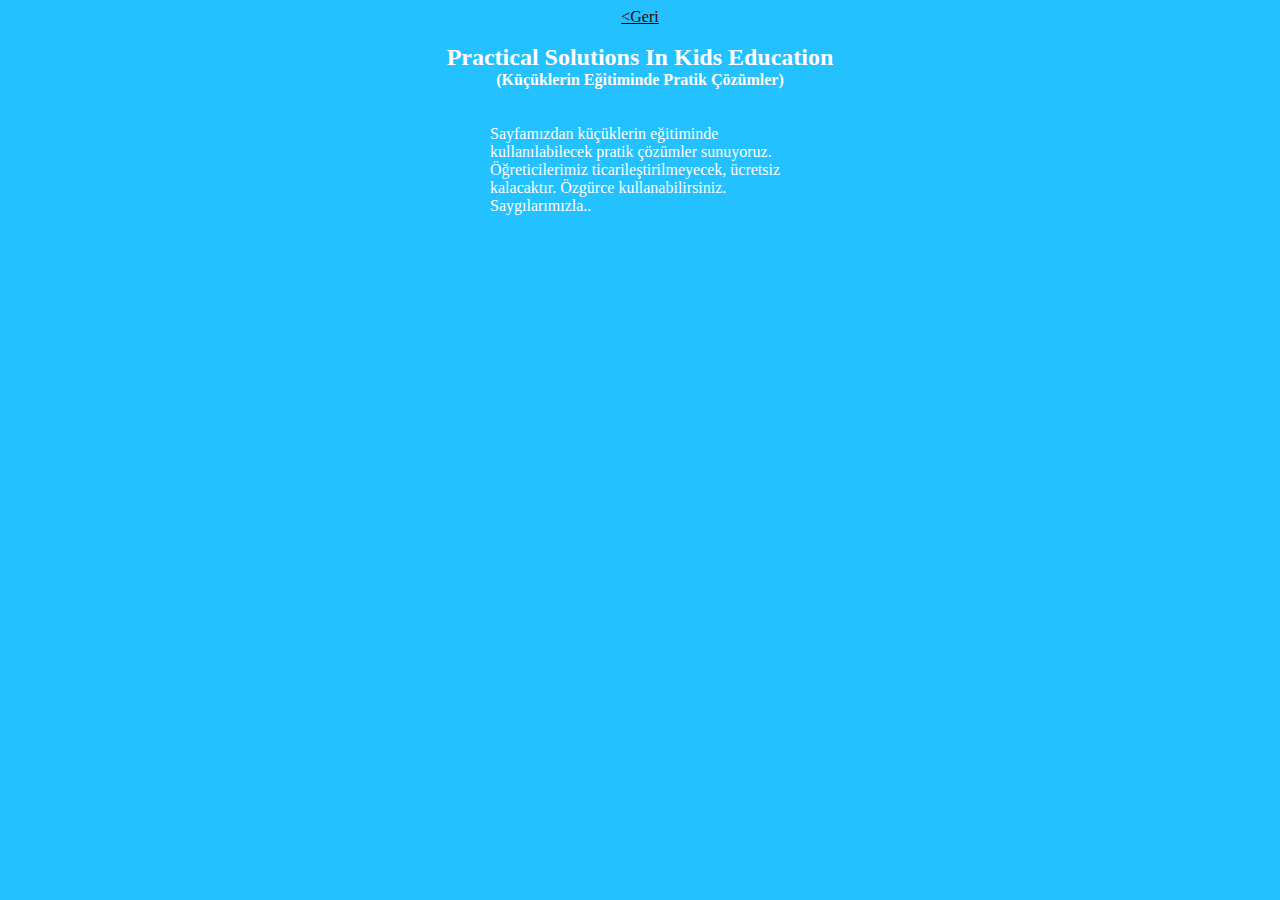
<file: about.html>
<!DOCTYPE html>
<html lang="tr" dir="ltr">

<head>
	<meta http-equiv="Content-Type" content="text/html;charset=utf-8">
	<meta name="viewport" content="width=device-width, initial-scale=1.0">
	<title>Practical Solutions In Kids Education</title>
	<style>
		body { background-color: #23c1ff; font-family: 'Roboto'; }
	</style>
      
</head>

<body>

    <div>
        <a href="javascript:window.history.back();" style="color:rgb(0, 0, 0);display:block;text-align:center;align-items:center;place-items:center"><font size="3" color="#330000">&lt;Geri</font></a>
        <br>
    </div>
    <div>
    <label style="color:white;display:block;font-family:'Segoe Script';text-align:center;align-items:center;place-items:center">
        <font size="5">
        <strong>Practical Solutions In Kids Education</strong>
        </font>
    </label>
    <label style="color:white;display:block;font-family: 'Segoe Script';text-align:center;align-items:center;place-items:center">
        <font size="3">
        <strong>&#40;Küçüklerin Eğitiminde Pratik Çözümler&#41;</strong>
        </font>
    </label>
    <br>
    <br>
    <label style="margin:auto;width:300px;color:white;display:block;text-align:left;align-items:center;place-items:center">
        <font size="3">
        Sayfamızdan küçüklerin eğitiminde kullanılabilecek pratik çözümler sunuyoruz. Öğreticilerimiz ticarileştirilmeyecek, ücretsiz kalacaktır.
        Özgürce kullanabilirsiniz. Saygılarımızla..
        </font>
    </label>
    </div>
</body>
</file>
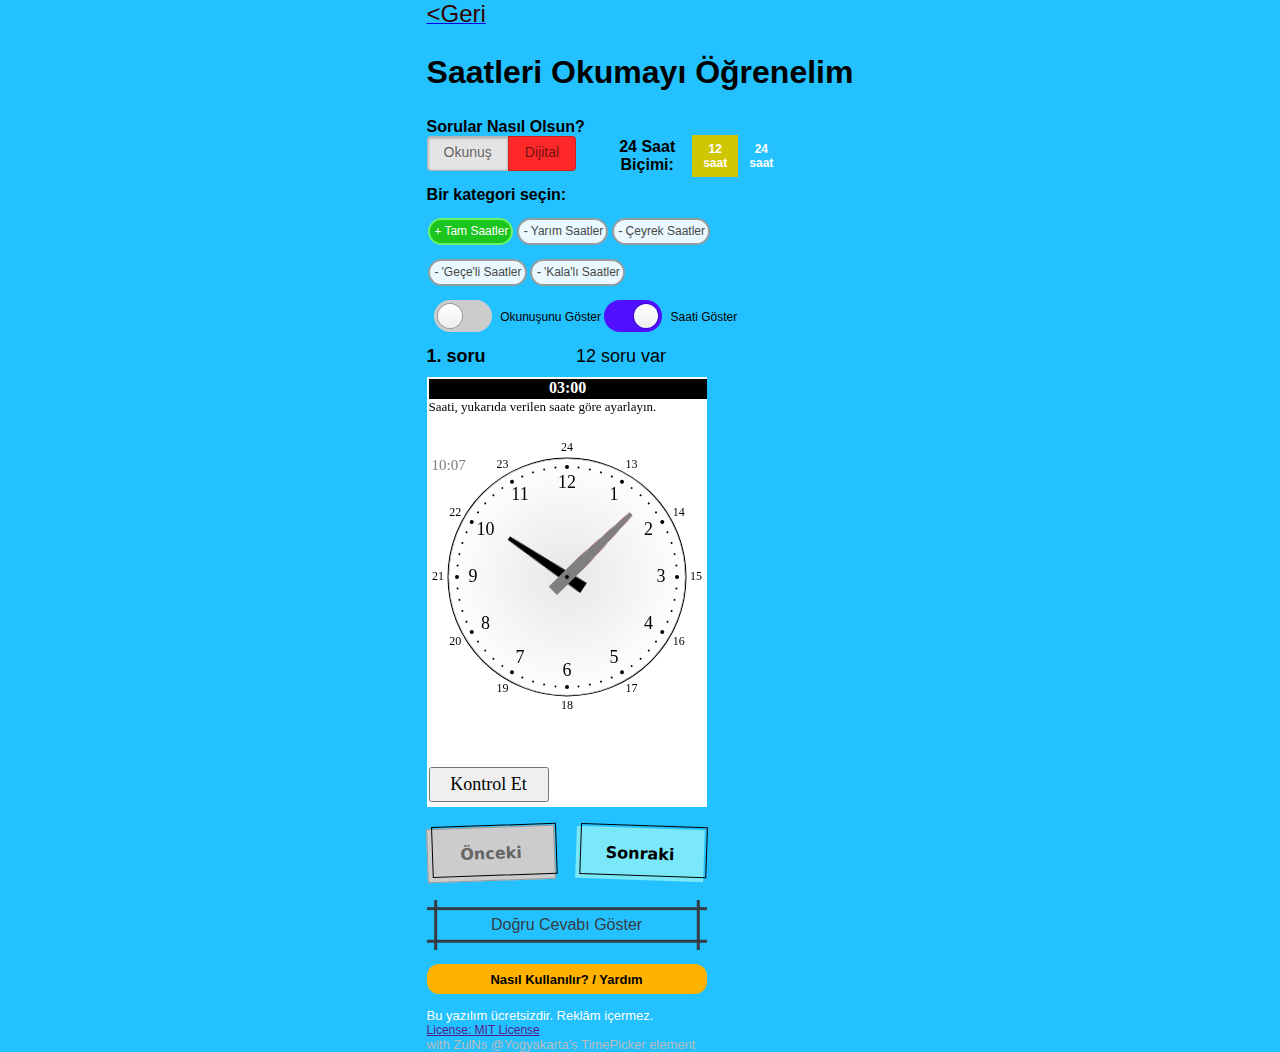
<file: mat_saat.html>
<!DOCTYPE HTML>
<html lang="en">
<head>
	<meta http-equiv="Content-Type" content="text/html;charset=utf-8">
	<meta name="viewport" content="width=device-width, initial-scale=1.0">
	<title>Saat Okuma Öğrenimi</title>
	<!-- Boşluk bırakmak için -->
	<!-- <link href="https://www.cssscript.com/wp-includes/css/sticky.css" rel="stylesheet" type="text/css"> -->
	<style>
		body { background-color: #fafafa; font-family: 'Roboto'; }
		/* .container { margin: 150px auto; max-width: 960px; max-height: 2000px} */
	</style>
      
</head>

<body onload="baslangictaCalis()">

	<div class="container">

		<div>
			<a href="javascript:window.history.back();"> <font size="5" color="#330000">&lt;Geri</font></a>
			<br>
			<p></p>
			<br>
			<label> <font size="6" color="#000000"> <strong> Saatleri Okumayı Öğrenelim </strong> </font> </label>
		</div>

		<div>
	
		<!-- Boşluk bırakmak için -->
		<label> <font size="2"> <strong>    </strong> </font> </label>
				 <label><p></p></label>
				 <label><p></p></label>
				 <label><p></p></label>
				 <label> <font size="3" color="#000000"> <strong> Sorular Nasıl Olsun? </strong> </font> </label>
			<div style="width:100%;">
				<div class="switch-field" style="width:40%; height:35px; float: left;">
				
					 <input type="radio" id="radio-one" name="OkunusmuDijitalmi" value="yes" onclick="SoruyuSaateYukle('')"/>
					 <label for="radio-one">Okunuş</label>
					 <input type="radio" id="radio-two"  name="OkunusmuDijitalmi" value="no" onclick="SoruyuSaateYukle('')" checked/>
					 <label for="radio-two">Dijital</label>
	
				 </div>
				<div style="height:35px;margin-left:1%;width: 100%;">

					<label class="swYesNo switch-3 switch-candy" style="display:flex;text-align:center;align-items:center;height:40px;width:45%;"><font size="3"><strong>24 Saat Biçimi:</strong></font>
     
						<input id="idSWYesNo12sa" style="width:15%;" onclick="saatiYenile('')" checked name="nameRd24ve12sa" class="green" type="radio"/>
						<label for="idSWYesNo12sa" class="green"><strong>12 saat</strong></label>
					  
						<input id="idSWYesNo24sa" style="width:15%;" onclick="saatiYenile('')" unchecked name="nameRd24ve12sa" class="red" type="radio"/>
						<label for="idSWYesNo24sa" class="red"><strong>24 saat</strong></label>
					  </label>
				</div>

			</div>
		</div>
		<!-- Boşluk bırakmak için -->
		<label> <font size="2"> <strong>    </strong> </font> </label>
					
		<div>
			<label> <font size="3" color="#000000"> <strong> Bir kategori seçin:</strong> </font> </label>
			<ul class="cbKategori">
				<li><input type="checkbox" id="cbBir" value="tam" onclick="kategoriTams()" checked><label for="cbBir">Tam Saatler</label></li>
				<li><input type="checkbox" id="cbIki" value="yarim" onclick="kategoriYarims()"><label for="cbIki">Yarım Saatler</label></li>
				<li><input type="checkbox" id="cbUc" value="ceyrek" onclick="kategoriCeyreks()"><label for="cbUc">Çeyrek Saatler</label></li>
				<p></p>
				<li><input type="checkbox" id="cbDort" value="gece" onclick="kategoriGeces()"><label for="cbDort">'Geçe'li Saatler</label></li>
				<li><input type="checkbox" id="cbBes" value="kala" onclick="kategoriKalas()"><label for="cbBes">'Kala'lı Saatler</label></li>
			</ul>
		</div>
		<!-- Boşluk bırakmak için -->
		<label> <font size="2"> <strong>    </strong> </font> </label>
		<div hidden>
			<!-- BU GİZLİ DIV DE, SAATİN KURULUMUNDAN ÖNCE ATANMASI GEREKEN AYARLAR BULUNUYOR -->
			<input type="checkbox" id="hour24" class="h24" checked/>
			<label for="hour24">24 saat</label>
	
			<input type="checkbox" id="kollarinDurumunuGoster" class="kolDurumunuGoster" checked/>
			<label for="kollarinDurumunuGoster">Dijital Saat</label>
	
			<input type="checkbox" id="DjCloTextMode" class="djcRM" checked/>
			<label for="DjCloTextMode">Okunuş Modu</label>
	
			<input type="checkbox" id="dilID" class="dilEng" unchecked/>
			<label for="dilEng">English</label>
	
			<input type="checkbox" id="idDogruCevabiGostermeIzni" class="clDogruCevabiGostermeIzni" unchecked/>
			<label for="idDogruCevabiGostermeIzni">Doğru Cevabı Gösterme İzni</label>
		</div>
		<label class="toggle">
			<input class="toggle-checkbox" type="checkbox" id="idCevapMetniGoster" unchecked onclick="saatiYenile()">
			<div class="toggle-switch"></div>
			<span class="toggle-label" style="font-size:12px">Okunuşunu Göster</span>
		  </label>
		  <label class="toggle">
			<input class="toggle-checkbox" type="checkbox" id="idAktifSaatiGoster" checked onclick="saatiYenile()">
			<div class="toggle-switch"></div>
			<span class="toggle-label" style="font-size:12px">Saati Göster</span>
		  </label>
	
		<br></br>
		<div class="two-col">
			<div class="col1">
				<label id="idSoruIndex">1</label>
			</div>
		
			<div class="col2">
				<label id="idSoruSayisi">12</label>
			</div>
		</div>


	<label id="idSoruMetni" hidden>11:30</label>

	<div id="timepicker"></div>
	<!-- FOLDER DEĞİŞİMİ YDr -->
	<!-- <link rel="stylesheet" href="https://agahakbatur.github.io/ogreticiler/libs/timepicker.css" /> -->
	<!-- <link rel="stylesheet" href="/libs/timepicker.css" /> -->
	<link rel="stylesheet" href="https://agahakbatur.github.io/ogreticiler/libs/timepicker.css" />

	<!-- FOLDER DEĞİŞİMİ YDr -->
	<!-- <script type="text/javascript" src="https://agahakbatur.github.io/ogreticiler/libs/timepicker.js"></script> -->
	<!-- <script type="text/javascript" src="/libs/timepicker.js"></script> -->
	<script type="text/javascript" src="https://agahakbatur.github.io/ogreticiler/libs/timepicker.js"></script>
	<script type="text/javascript">
		
		var SorudakiSaatMetni ="";

		function TimePickerJSdeki_CevabiGoster() {

			document.getElementById('idDogruCevabiGostermeIzni').checked = true;
			saatiYenile();
			document.getElementById('idDogruCevabiGostermeIzni').checked = false;

		}
		function saatiYenile(){
			var sorununkendisi= aktifSoruMetni;
			SoruyuSaateYukle(sorununkendisi);
		}

		function SoruyuSaateYukle(SoruMetni) {
			document.getElementById("timepicker").innerHTML = ""
			if (SoruMetni === "" || SoruMetni === undefined) {
				SoruMetni = aktifSoruMetni;
			}

		var inputElements = document.getElementsByName('nameRd24ve12sa');
		let h24checkedValue = false;
		h24checkedValue = inputElements[0].checked;
		h24checkedValue = !h24checkedValue;

		if (h24checkedValue){
			let strSaat_metni ="";
			let htmlYdrH = 0;
			let htmlYdrM = "";

			strSaat_metni =SoruMetni.split(" ")[0]
			htmlYdrH = parseInt(strSaat_metni.split(":")[0]);
			htmlYdrM = parseInt(strSaat_metni.split(":")[1]).toString();
			if (htmlYdrM.length < 2) {
				htmlYdrM = "0"+htmlYdrM	
			}
			if (htmlYdrH < 11) {
				htmlYdrH = htmlYdrH+12
			}
			SoruMetni = htmlYdrH + ":" + htmlYdrM
		}
		SorudakiSaatMetni = SoruMetni

		timepicker = new Timepicker();
		document.getElementById('timepicker').appendChild(timepicker.getElement());

		timepicker.getElement().style.marginTop = '10px';
		timepicker.setLightTheme(true)
		
		timepicker.setLockHands(false)
		timepicker.setTimeStr(SorudakiSaatMetni,h24checkedValue);

		timepicker.show();

		}

		timepicker.callback = function() {
			SorudakiSaatMetni = timepicker.getTimeString
		};
		
		function setATime() {
		let strSaat_metni =SorudakiSaatMetni.split(" ")[0]
		let dilim24saat_metni = SorudakiSaatMetni.split(" ")[1]
		let ydrH = parseInt(strSaat_metni.split(":")[0])
		let ydrM = parseInt(strSaat_metni.split(":")[1])

		timepicker.setHours(ydrH)
		timepicker.setMinutes(ydrM)
		timepicker.show();
		}
		
		function strBoslukVarmi(s) {
			return s.indexOf(' ');
		}
		function boolCheckGirenTxt(girenTxt) {
			if (girenTxt.length!==8) {
				return false;
			}
			if (girenTxt.indexOf(':')!==2) {
				return false;
			}
			if (girenTxt.indexOf(' ')!==5) {
				return false;
			}
			return true;
		}
	</script>
	<div>
				<button class="GelenBTNsol GelenBTNsol1" id="btnPrev" onclick="OncekiSoru()" disabled> 
					Önceki
				</button> 
		
				<button class="GelenBTNsag GelenBTNsag1" id="btnNext" onclick="SonrakiSoru()"> 
					Sonraki 
				</button>
	</div>
	<div>
		<hr style="height:7px; visibility:hidden;" />
		<button class="clBtnCevabiGoster" role="button" id="btnCevabiGsoter" onclick="TimePickerJSdeki_CevabiGoster()" style="height:50px;width:280px">Doğru Cevabı Göster</button>
	</div>

	<div>
		<br>
		<button id="idBtnNasilKullanilir" class="btnNasilKullanilir" role="button" style="width:280px">Nasıl Kullanılır? / Yardım</button>
	</div>


	<div>
		<br>
		<label> <font size="2" color="#FFFFFF">Bu yazılım ücretsizdir. Reklâm içermez.</font> </label>
		<br>
		<a href="" <font size="2" color="#FFFFFF">License: MIT License</font></a> 
		<br>
		<label> <font size="2" color="#BBBBBB">with ZulNs @Yogyakarta's TimePicker element</font> </label>
		<br>
	</div>
</div>

<div id="myModal" class="modal">

	<div class="modal-content">
	  <span class="close">&times;</span>
		<label style="margin: auto; display: block; width: 95%;"> <font size="5">Nasıl kullanılır?</label>
		<br>
		<label style="margin: auto; display: block; width: 95%;"> <font size="3"> Bu öğretici bir SINAV ortamı DEĞİL. Bir değerlendirme olmayacak. Soruları doğru çözmek için KOLLARI BASILI TUTARAK denemeler yapın, gerekirse doğru cevabı görmek için en alttaki 'Doğru Cevabı Göster' butonuna basın. Soruyu doğru yaptığınızda diğerine geçin.</font> </label>

		<!-- FOLDER DEĞİŞİMİ YDr -->
		<!-- <video class="videoGIF" autoplay loop muted width="340" height="420" poster="https://agahakbatur.github.io/ogreticiler/libs/yardim.gif"> -->
		<!-- <video class="videoGIF" autoplay loop muted width="340" height="420" poster="/libs/yardim.gif"> -->
		<video class="videoGIF" autoplay loop muted width="340" height="420" poster="https://agahakbatur.github.io/ogreticiler/libs/yardim.gif">
		
		</video>
	</div>
  </div>
  <script>
	// Get the modal
	var modal = document.getElementById("myModal");
	// Get the button that opens the modal
	var btn = document.getElementById("idBtnNasilKullanilir");
	// Get the <span> element that closes the modal
	var span = document.getElementsByClassName("close")[0];
	// When the user clicks the button, open the modal 
	btn.onclick = function() {
	  modal.style.display = "block";
	}
	// When the user clicks on <span> (x), close the modal
	span.onclick = function() {
	  modal.style.display = "none";
	}
	// When the user clicks anywhere outside of the modal, close it
	window.onclick = function(event) {
	  if (event.target == modal) {
		modal.style.display = "none";
	  }
	}
	</script>

  <!-- <script type="text/javascript" src="https://agahakbatur.github.io/ogreticiler/libs/questions.js"></script> -->
  <!-- <script type="text/javascript" src="/libs/questions.js"></script> -->
  <script type="text/javascript" src="https://agahakbatur.github.io/ogreticiler/libs/questions.js"></script>
</body>
</html>
</file>
<file: libs/timepicker.css>
body,
html {
    margin: 0;
    padding: 0;
}

body {
    display: flex;
    align-items: top;
    /* align-items: center; */
    /* justify-content: left; */
    justify-content: center;
    /* height: 100vh; */
	/* left: 100px; */
    height: 1000px;
    /* background: #FFEFBA; */
    /* background: #00a500; */
    background: #23c1ff;
    /* background: #015201; */
    /* background: #015501; */
    /* fallback for old browsers */
    /* background: -webkit-linear-gradient(to right, #FFFFFF, #FFEFBA); */
    /* background: -webkit-linear-gradient(to right, #00a500, #00a500); */
    background: -webkit-linear-gradient(to right, #23c1ff, #23c1ff);
    /* background: -webkit-linear-gradient(to right, #015201, #015201); */
    /* Chrome 10-25, Safari 5.1-6 */
    /* background: linear-gradient(to right, #FFFFFF, #FFEFBA); */
    /* background: linear-gradient(to right, #00a500, #00a500); */
    background: linear-gradient(to right, #23c1ff, #23c1ff);
    /* background: linear-gradient(to right, #015201, #015201); */
    /* W3C, IE 10+/ Edge, Firefox 16+, Chrome 26+, Opera 12+, Safari 7+ */
    /* background-color: transparent; */
}

.container {
    max-width: 640px;
    /* max-width: 800px; */
    font-family: 'Segoe UI', Tahoma, Geneva, Verdana, sans-serif;
    font-size: 12px;
    /* background-color: transparent; */
}


.timepicker {
	position: relative;
	width: 240px;
	height: 286px;
	padding: 10px;
	font: 16px arial;
	background: rgb(255, 136, 136);
	background: -webkit-linear-gradient(#36f, #ca5, #fc7);
	background: -moz-linear-gradient(#36f, #ca5, #fc7);
	background: -o-linear-gradient(#36f, #ca5, #fc7);
	background: linear-gradient(#36f, #ca5, #fc7);
	background: linear-gradient(#36f, #ca5, #fc7);
	-moz-box-shadow: 0 4px 8px rgba(0,0,0,.5);
	-webkit-box-shadow: 0 4px 8px rgba(0,0,0,.5);
	box-shadow: 0 4px 8px rgba(0,0,0,.5);
  /* background-color: transparent; */
}
.timepicker .clock-face,
.timepicker .hour-hand,
.timepicker .minute-hand,
.timepicker .second-hand {
	position: absolute;
}
.timepicker .hour-hand {
	-webkit-transform-origin: 50% 70px;
	-moz-transform-origin: 50% 70px;
	-ms-transform-origin: 50% 70px;
	-o-transform-origin: 50% 70px;
	transform-origin: 50% 70px;
	left: 120px;
	top: 60px;
}
.timepicker .minute-hand,
.timepicker .second-hand {
	-webkit-transform-origin: 50% 90px;
	-moz-transform-origin: 50% 90px;
	-ms-transform-origin: 50% 90px;
	-o-transform-origin: 50% 90px;
	transform-origin: 50% 90px;
	top: 40px;
}
.timepicker .minute-hand {
	left: 124px;
}
.timepicker .second-hand {
	left: 126px;
}
.timepicker .picked-time,
.timepicker .button {
	position: absolute;
	text-align: center;
	vertical-align: middle;
}
.timepicker .picked-time {
	top: 260px;
	left: 62px;
	width: 140px;
	height: 36px;
	line-height: 36px;
	color: #246;
	text-align: center;
	font-size: 1.75em;
	font-weight: bold;
	text-shadow: 1px 1px 2px #fff;
	cursor: default;
}
.timepicker .button.hour {
	left: 10px;
}
.timepicker .button.ok {
	right: 10px;
}
.timepicker .button {
	top: 263px;
	width: 48px;
	height: 30px;
	line-height: 30px;
	cursor: pointer;
	font-size: 0.9em;
	color: #eee;
	background: #07f;
	border: 1px solid #05a;
	-moz-border-radius: 4px;
	-webkit-border-radius: 4px;
	border-radius: 4px;
	-moz-box-shadow: 0 2px 4px rgba(0,0,0,.5);
	-webkit-box-shadow: 0 2px 4px rgba(0,0,0,.5);
	box-shadow: 0 2px 4px rgba(0,0,0,.5);
}
.timepicker .button:active {
	border: 2px solid #05a;
	-webkit-box-shadow: none;
	-moz-box-shadow: none;
	box-shadow: none;
}


/* kategori checkboxları */
/* kategori checkboxları */
ul.cbKategori {
    list-style: none;
    padding: 1px;
}
ul.cbKategori li{
  display: inline;
}
ul.cbKategori li label{
    display: inline-block;
    background-color: rgba(255, 255, 255, .9);
    border: 2px solid rgba(20, 20, 20, 0.4);
    /* border: 2px solid rgba(139, 139, 139, .3); */
    color: #474747;
    /* color: #adadad; */
    border-radius: 14px;
    white-space: nowrap;
    margin: 1px 0px;
    -webkit-touch-callout: none;
    -webkit-user-select: none;
    -moz-user-select: none;
    -ms-user-select: none;
    user-select: none;
    -webkit-tap-highlight-color: transparent;
    transition: all .2s;
}

ul.cbKategori li label {
    padding: 2px 3px;
    cursor: pointer;
}

ul.cbKategori li label::before {
    display: inline-block;
    font-style: normal;
    font-variant: normal;
    text-rendering: auto;
    -webkit-font-smoothing: antialiased;
    /* font-family: "Font Awesome 5 Free"; */
    font-family: "Verdana";
	  font-weight: bolder;
    /* font-weight: 900; */
    font-size: 12px;
    padding: 2px 3px 2px 2px;
    content: "-";
    transition: transform .3s ease-in-out;
}

ul.cbKategori li input[type="checkbox"]:checked + label::before {
    content: "+";
    transform: rotate(-360deg);
    transition: transform .3s ease-in-out;
}

ul.cbKategori li input[type="checkbox"]:checked + label {
    /* border: 2px solid #61e7fc; */
    border: 2px solid #67f469;
    /* background-color: #12bbd4; */
    background-color: #1bc51e;
    color: #fff;
    transition: all .2s;
}

ul.cbKategori li input[type="checkbox"] {
  display: absolute;
}
ul.cbKategori li input[type="checkbox"] {
  position: absolute;
  opacity: 0;
}
ul.cbKategori li input[type="checkbox"]:focus + label {
  border: 2px solid #e9a1ff;
}
/* kategori checkboxları */
/* kategori checkboxları */


/* SORUNUN Okunuşunu Göster / Saati Göster */
/* Okunuşunu Göster / Saati Göster */
.switch-field {
	display: flex;
	margin-bottom: 12px;
	overflow: hidden;
}

.switch-field input {
	position: absolute !important;
	clip: rect(0, 0, 0, 0);
	height: 1px;
	width: 1px;
	border: 0;
	overflow: hidden;
}

.switch-field label {
	background-color: #e4e4e4;
  /* background-color: transparent; */
	color: rgba(0, 0, 0, 0.6);
	font-size: 14px;
	line-height: 1;
	text-align: center;
	padding: 8px 16px;
	margin-right: -1px;
	border: 1px solid rgba(0, 0, 0, 0.2);
	box-shadow: inset 0 1px 3px rgba(0, 0, 0, 0.3), 0 1px rgba(255, 255, 255, 0.1);
	transition: all 0.1s ease-in-out;
}

.switch-field label:hover {
	cursor: pointer;
}

.switch-field input:checked + label {
	/* background-color: #43b202; */
  background-color: #ff2828;
	box-shadow: none;
}

.switch-field label:first-of-type {
	border-radius: 4px 0 0 4px;
}

.switch-field label:last-of-type {
	border-radius: 0 4px 4px 0;
}

/* This is just for CodePen. */

.form {
	max-width: 600px;
	font-family: "Lucida Grande", Tahoma, Verdana, sans-serif;
	font-weight: normal;
	line-height: 1.625;
	margin: 8px auto;
	padding: 16px;
}

h2 {
	font-size: 18px;
	margin-bottom: 8px;
}
/* Okunuşunu Göster / Saati Göster */

/* Önceki / Sonraki butonları */
/* Önceki / Sonraki butonları */
/* BU ÖNCEKİ BUTONU */
.GelenBTNsol{
  /* background-color: #3DD1E7; */
  background-color: #7be8f9;
  /* background-color: #089eb5; */
  border: 0 solid #E5E7EB;
  box-sizing: border-box;
  color: #000000;
  /* display: flex; */
  display: inline;
  font-family: ui-sans-serif,system-ui,-apple-system,system-ui,"Segoe UI",Roboto,"Helvetica Neue",Arial,"Noto Sans",sans-serif,"Apple Color Emoji","Segoe UI Emoji","Segoe UI Symbol","Noto Color Emoji";
  font-size: 1rem;
  font-weight: 700;
  justify-content: center;
  line-height: 1.75rem;
  padding: .75rem 1.65rem;
  /* padding: 3.75rem 5.65rem; */
  position: relative;
  text-align: center;
  text-decoration: none #000000 solid;
  text-decoration-thickness: auto;
  width: 100%;
  max-width: 460px;
  position: relative;
  cursor: pointer;
  transform: rotate(-2deg);
  user-select: none;
  -webkit-user-select: none;
  touch-action: manipulation;
  margin-top: 20px;
}
.GelenBTNsol:disabled,
button[disabled]{
  border: 1px solid #999999;
  background-color: #cccccc;
  color: #666666;
  cursor: not-allowed;
}
.GelenBTNsol:focus {
  outline: 0;
}

.GelenBTNsol:after {
  content: '';
  position: absolute;
  border: 1px solid #000000;
  bottom: 4px;
  left: 4px;
  width: calc(100% - 1px);
  height: calc(100% - 1px);
}

.GelenBTNsol:hover:after {
  bottom: 2px;
  left: 2px;
}
/* SONRAKİ BUTONU */
.GelenBTNsag{
	/* background-color: #3DD1E7; */
	background-color: #7be8f9;
	/* background-color: #089eb5; */
	border: 0 solid #E5E7EB;
	box-sizing: border-box;
	color: #000000;
	/* display: flex; */
	display: inline;
	font-family: ui-sans-serif,system-ui,-apple-system,system-ui,"Segoe UI",Roboto,"Helvetica Neue",Arial,"Noto Sans",sans-serif,"Apple Color Emoji","Segoe UI Emoji","Segoe UI Symbol","Noto Color Emoji";
	font-size: 1rem;
	font-weight: 700;
	justify-content: center;
	line-height: 1.75rem;
	padding: .75rem 1.65rem;
	position: relative;
	text-align: center;
	text-decoration: none #000000 solid;
	text-decoration-thickness: auto;
	width: 100%;
	max-width: 460px;
	position: relative;
	cursor: pointer;
	transform: rotate(2deg);
	user-select: none;
	-webkit-user-select: none;
	touch-action: manipulation;
	margin-top: 20px;
	margin-left: 18px;
  }
  .GelenBTNsag:disabled,
button[disabled]{
  border: 1px solid #999999;
  background-color: #cccccc;
  color: #666666;
  cursor: not-allowed;
}
  .GelenBTNsag:focus {
	outline: 0;
  }
  
  .GelenBTNsag:after {
	content: '';
	position: absolute;
	border: 1px solid #000000;
	bottom: 4px;
	left: 4px;
	width: calc(100% - 1px);
	height: calc(100% - 1px);
  }
  
  .GelenBTNsag:hover:after {
	bottom: 2px;
	left: 2px;
  }

.GelenBTNsol1 {width: 30%;}
.GelenBTNsag1 {width: 30%;}
/* Önceki / Sonraki butonları */
/* Önceki / Sonraki butonları */

/* İki kolon düzeni soru numarası ve soru sayısı göstermek için */
/* İki kolon düzeni soru numarası ve soru sayısı göstermek için */
.two-col {
    overflow: hidden;/* Makes this div contain its floats */
}

.two-col .col1 {
    width:30%;
}
.two-col .col2 {
    width:65%;
}

.two-col .col1 {
    float: left;
}

.two-col .col2 {
    float: right;
}

.two-col label {
    display: block;
}
/* İki kolon düzeni soru numarası ve soru sayısı göstermek için */
/* İki kolon düzeni soru numarası ve soru sayısı göstermek için */


/* CHECKBOX to TOGGLE SWITCH STYLE */
*,
*:before,
*:after {
  box-sizing: border-box;
}

/* body {
  font-family: -apple-system, ".SFNSText-Regular", "Helvetica Neue", "Roboto", "Segoe UI", sans-serif;
} */

.toggle {
  cursor: pointer;
  display: inline-block;
}

.toggle-switch {
  display: inline-block;
  background: #ccc;
  border-radius: 16px;
  width: 58px;
  height: 32px;
  position: relative;
  vertical-align: middle;
  transition: background 0.25s;
}
.toggle-switch:before, .toggle-switch:after {
  content: "";
}
.toggle-switch:before {
  display: block;
  background: linear-gradient(to bottom, #fff 0%, #eee 100%);
  border-radius: 50%;
  box-shadow: 0 0 0 1px rgba(0, 0, 0, 0.25);
  width: 24px;
  height: 24px;
  position: absolute;
  top: 4px;
  left: 4px;
  transition: left 0.25s;
}
.toggle:hover .toggle-switch:before {
  background: linear-gradient(to bottom, #fff 0%, #fff 100%);
  box-shadow: 0 0 0 1px rgba(0, 0, 0, 0.5);
}
.toggle-checkbox:checked + .toggle-switch {
  /* background: #56c080; */
  /* background: #4dc403; */
  /* background: #ff2828; */
  background: #5010ff;
  
}
.toggle-checkbox:checked + .toggle-switch:before {
  left: 30px;
}

.toggle-checkbox {
  position: absolute;
  visibility: hidden;
}

.toggle-label {
  margin-left: 5px;
  position: relative;
  top: 2px;
}


.clBtnCevabiGoster {
  --b: 3px;   /* border thickness */
  --s: .45em; /* size of the corner */
  --color: #373B44;
  
  padding: calc(.5em + var(--s)) calc(.9em + var(--s));
  color: var(--color);
  --_p: var(--s);
  background:
    conic-gradient(from 90deg at var(--b) var(--b),#0000 90deg,var(--color) 0)
    var(--_p) var(--_p)/calc(100% - var(--b) - 2*var(--_p)) calc(100% - var(--b) - 2*var(--_p));
  transition: .3s linear, color 0s, background-color 0s;
  outline: var(--b) solid #0000;
  outline-offset: .6em;
  font-size: 16px;

  border: 0;

  user-select: none;
  -webkit-user-select: none;
  touch-action: manipulation;
}

.clBtnCevabiGoster:hover,
.clBtnCevabiGoster:focus-visible{
  --_p: 0px;
  outline-color: var(--color);
  outline-offset: .05em;
}

.clBtnCevabiGoster:active {
  background: var(--color);
  color: #fff;
}


/* Switch Yes No - 24 saat biçimi
==========================*/
.swYesNo {
  float: left;
  background: transparent;
  padding: 5px;
  left: 5px;
}
.swYesNo input {
 position: absolute;
 opacity: 0;
}
.swYesNo input + label {
 padding: 7px;
 float:left;
 color: #fff;
 cursor: pointer;
}

.swYesNo  input:checked  +  .red {
  /* background:  red; */
  /* background:  rgb(191, 131, 2); */
  background:  rgb(148, 101, 1);
}

.swYesNo  input:checked  +  .green {
  /* background:  green; */
  /* background:  rgb(3, 217, 181); */
  background:  rgb(207, 197, 0);
}

/* The Modal (background) */
/* The Modal (background) */
 /* The Modal (background) */
 .modal {
  display: none; /* Hidden by default */
  position: fixed; /* Stay in place */
  z-index: 1; /* Sit on top */
  left: 0;
  top: 0;
  width: 100%; /* Full width */
  height: 100%; /* Full height */
  overflow: auto; /* Enable scroll if needed */
  background-color: rgb(0,0,0); /* Fallback color */
  background-color: rgba(0,0,0,0.4); /* Black w/ opacity */
}

/* Modal Content/Box */
.modal-content {
  /* background-color: #fefefe; */
  display: block;
  /* display: flex; */
  /* margin: auto; */
  background-color: #000000;
  margin: 5% auto; /* /* 15% from the top and centered */
  padding: 10px;
  border: 4px solid #888;
  width: 100%; /* Could be more or less, depending on screen size */
  color: white;
  /* justify-content: center; */

}

/* The Close Button */
.close {
  color: rgb(255, 0, 0);
  float: right;
  font-size: 28px;
  font-weight: bold;
}

.close:hover,
.close:focus {
  color: #eaff07;
  text-decoration: none;
  cursor: pointer;
} 
/* The Modal (background) */
/* The Modal (background) */
/* The Modal (background) */
.videoGIF {
  display: block;
  margin: auto;
}



/* NASIL KULLANILIR BUTONU */
/* NASIL KULLANILIR BUTONU */
.btnNasilKullanilir {
  background-color: #ffb300;
  /* background-color: #fff000; */
  height: 30px;
  border-radius: 12px;
  color: #000;
  cursor: pointer;
  font-weight: bold;
  /* padding: 10px 15px; */
  text-align: center;
  transition: 200ms;
  width: 100%;
  box-sizing: border-box;
  border: 0;
  font-size: 13px;
  user-select: none;
  -webkit-user-select: none;
  touch-action: manipulation;
}

.btnNasilKullanilir:not(:disabled):hover,
.btnNasilKullanilir:not(:disabled):focus {
  outline: 0;
  /* background: #f4e603; */
  background: #f4a803e2;
  box-shadow: 0 0 0 2px rgba(0,0,0,.2), 0 3px 8px 0 rgba(0,0,0,.15);
}

.btnNasilKullanilir:disabled {
  filter: saturate(0.2) opacity(0.5);
  -webkit-filter: saturate(0.2) opacity(0.5);
  cursor: not-allowed;
}
/* NASIL KULLANILIR BUTONU */
/* NASIL KULLANILIR BUTONU */
</file>
